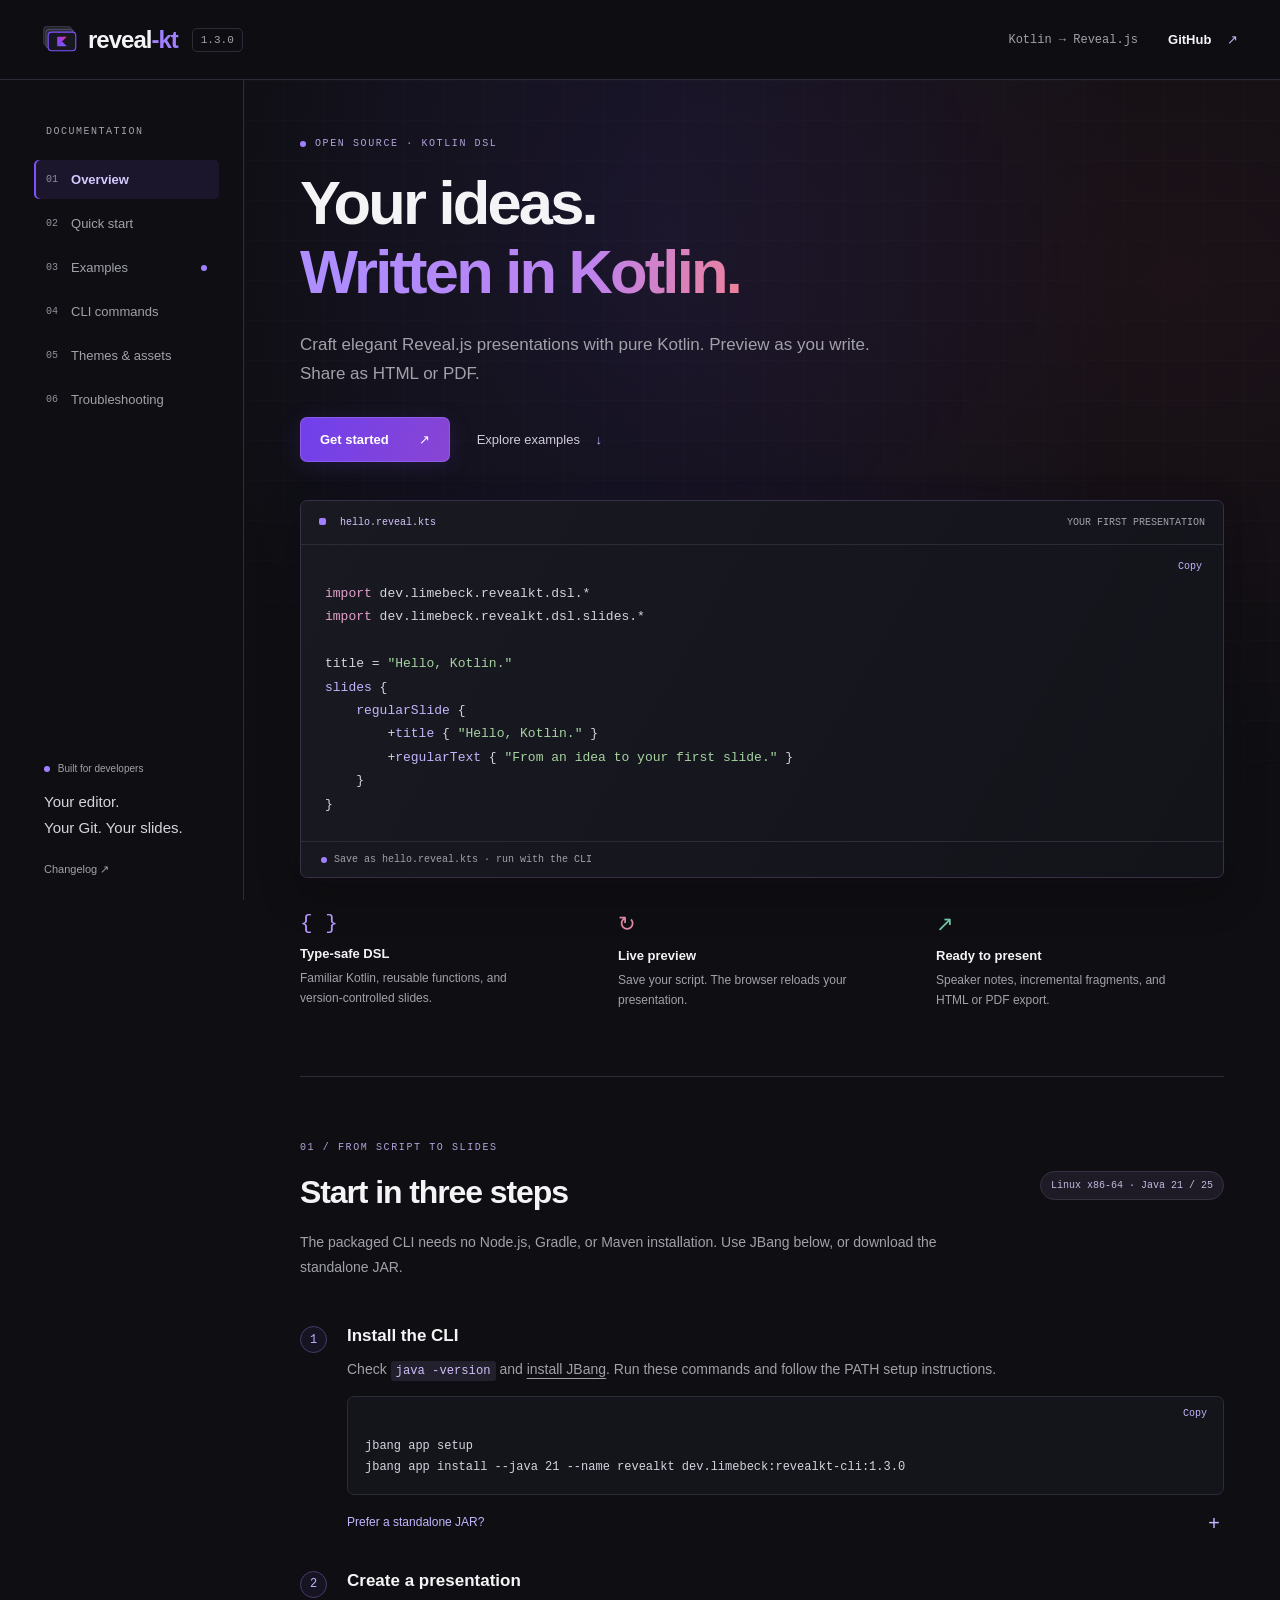
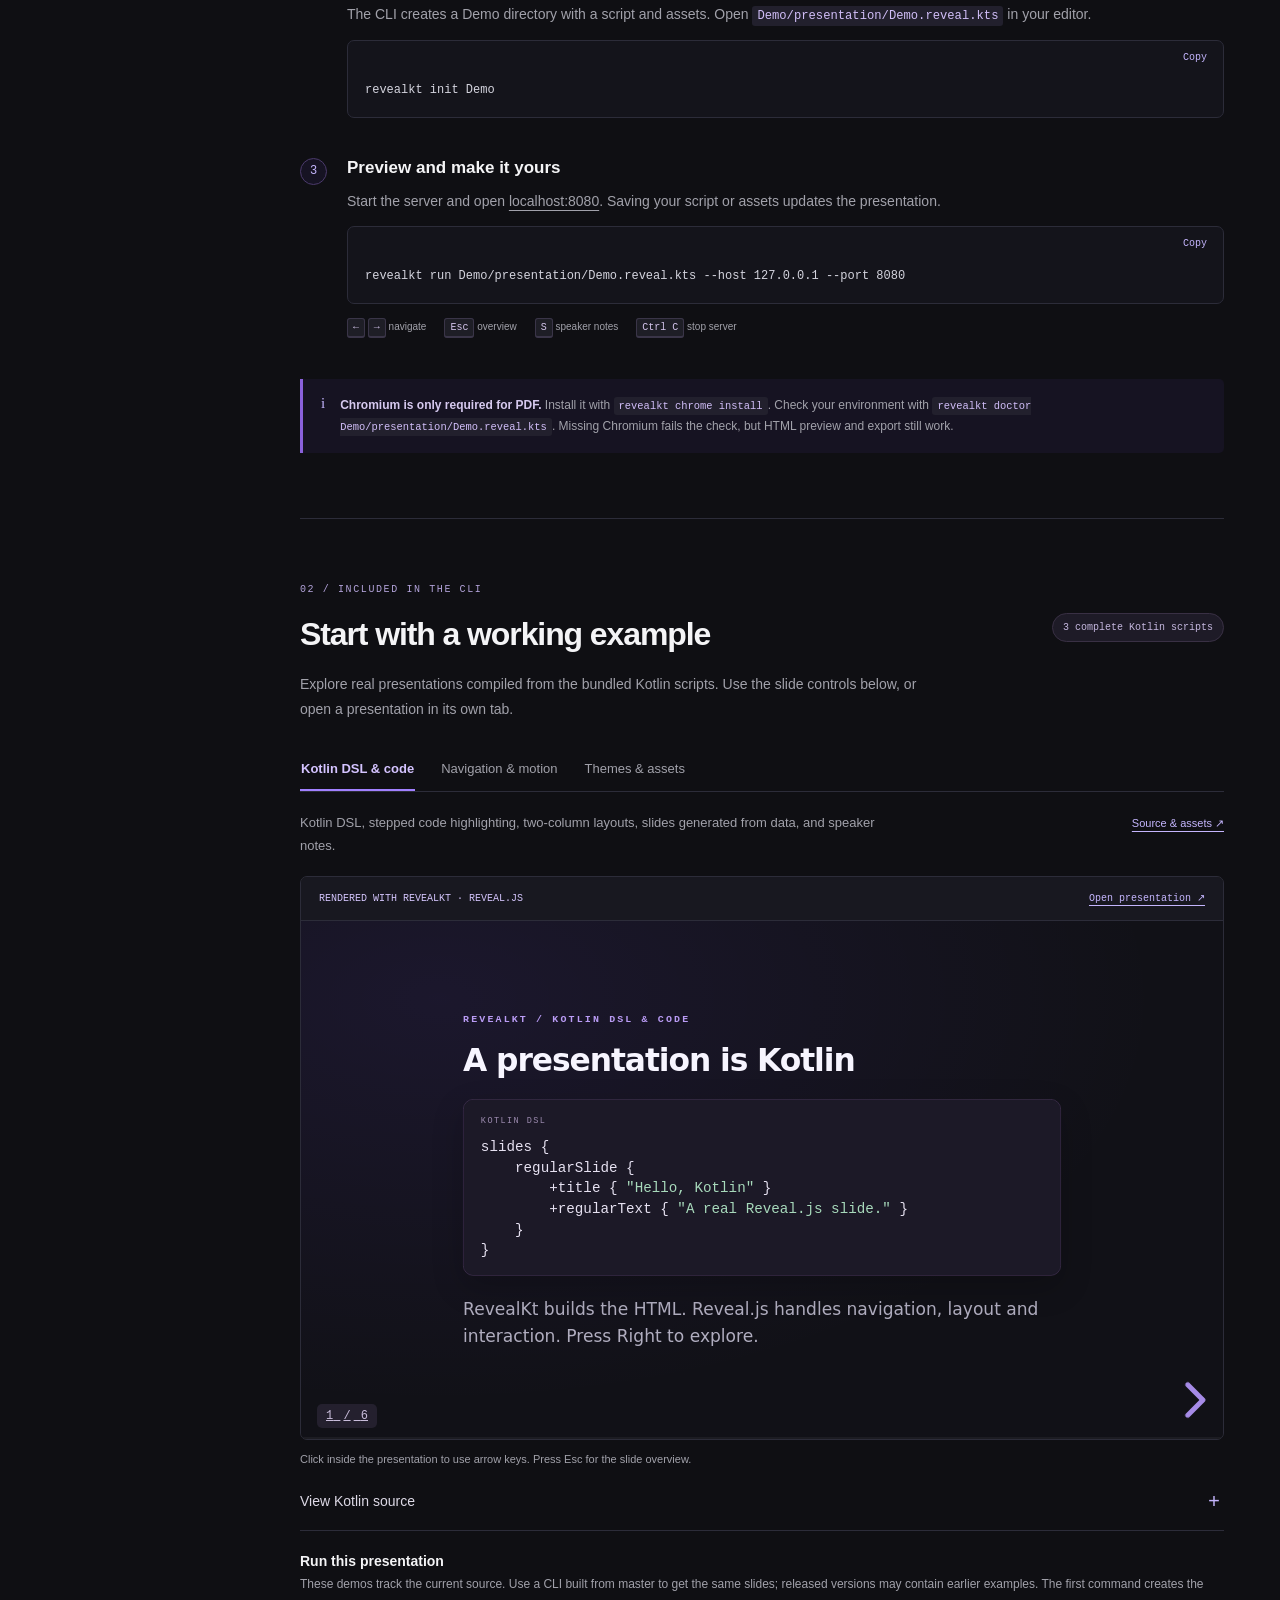
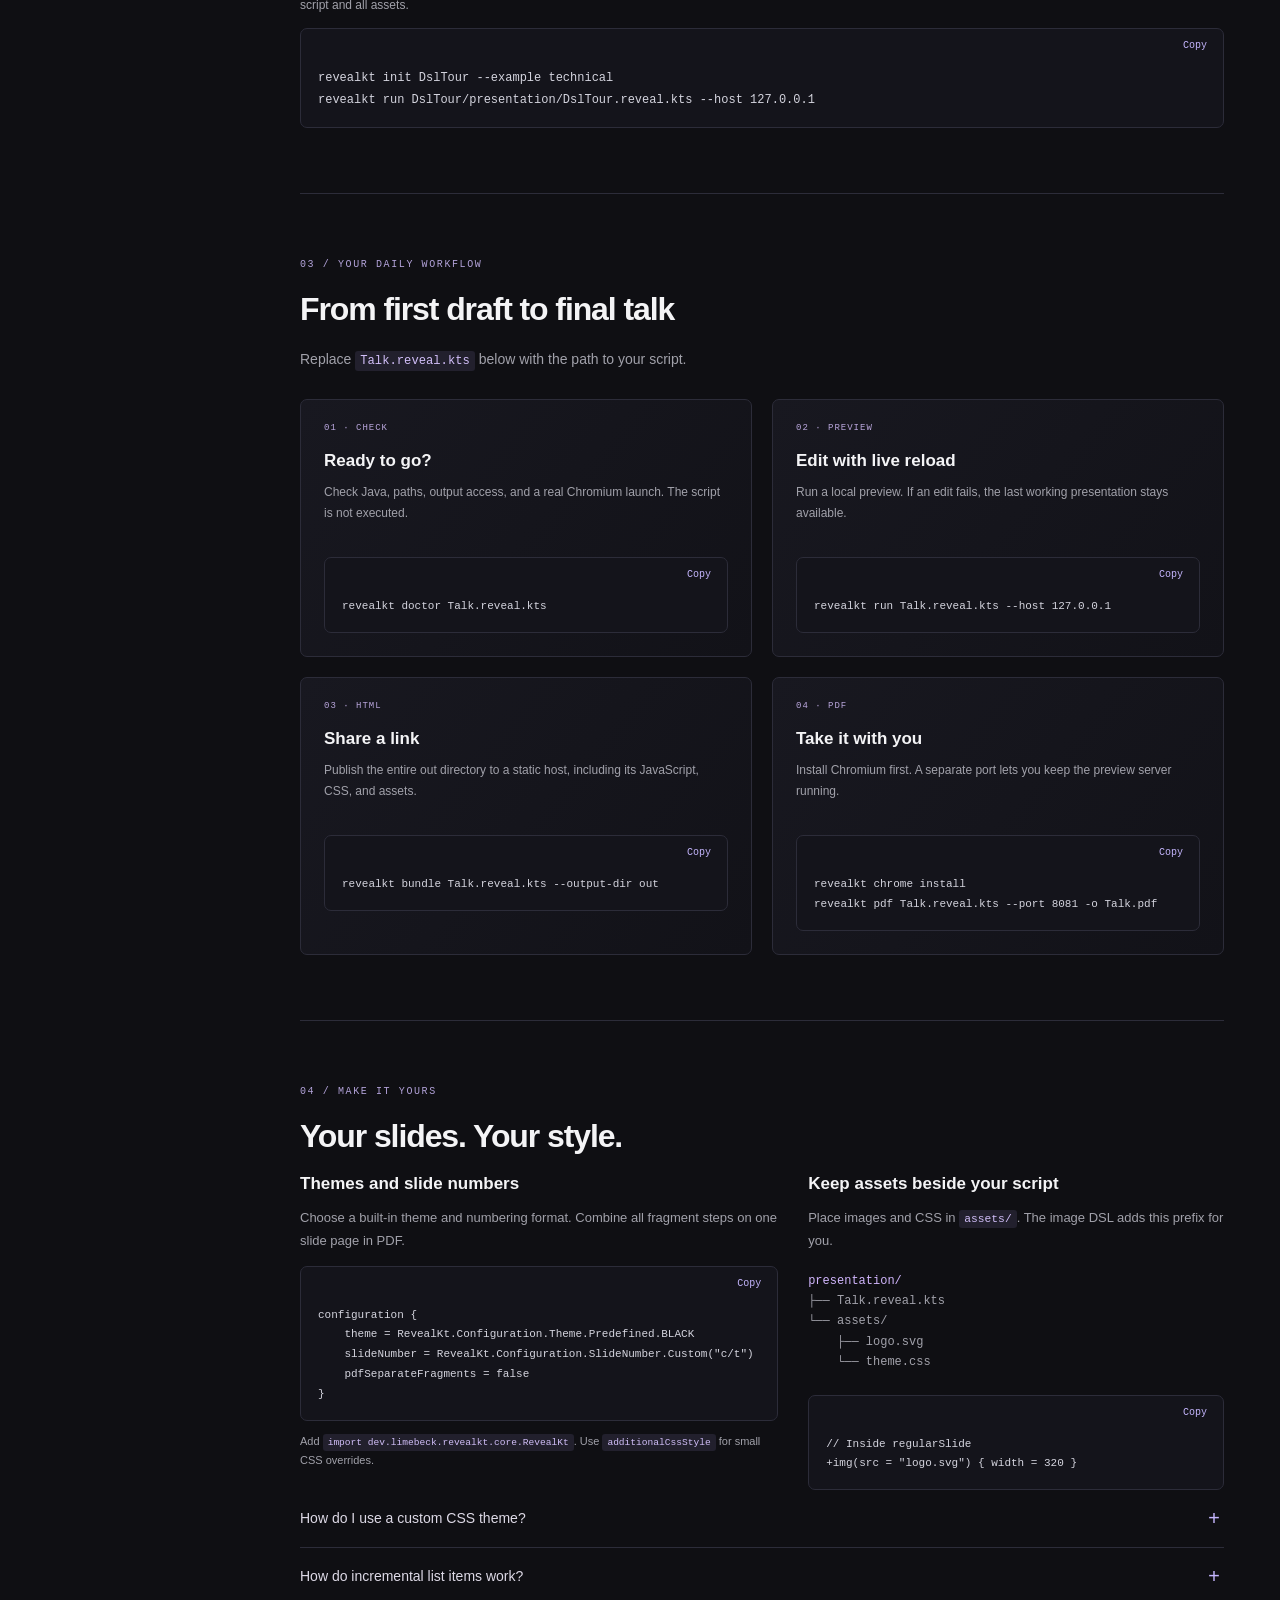
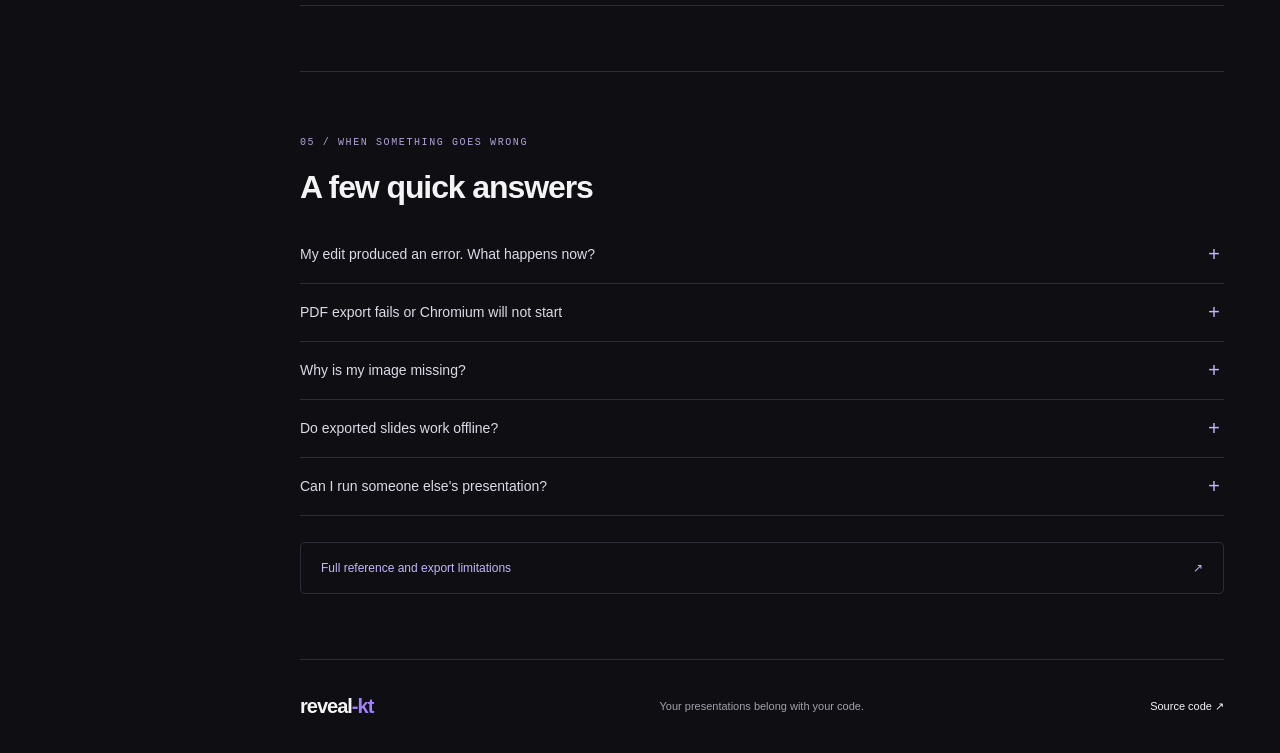
<file: index.html>
<!doctype html>
<html lang="en">
<head>
  <meta charset="utf-8">
  <meta name="viewport" content="width=device-width, initial-scale=1">
  <meta name="description" content="Craft Reveal.js presentations with pure Kotlin. Get started with RevealKt, explore runnable examples, and export your slides to HTML and PDF.">
  <meta name="theme-color" content="#0f0f13">
  <title>RevealKt — presentations in pure Kotlin</title>
  <link rel="icon" href="assets/favicon.svg" type="image/svg+xml">
  <link rel="stylesheet" href="assets/site.css">
  <script src="assets/examples.js" defer></script>
  <script src="assets/site.js" defer></script>
</head>
<body>
<!-- Yandex.Metrika counter -->
<script type="text/javascript">
    (function(m,e,t,r,i,k,a){
        m[i]=m[i]||function(){(m[i].a=m[i].a||[]).push(arguments)};
        m[i].l=1*new Date();
        for (var j = 0; j < document.scripts.length; j++) {if (document.scripts[j].src === r) { return; }}
        k=e.createElement(t),a=e.getElementsByTagName(t)[0],k.async=1,k.src=r,a.parentNode.insertBefore(k,a)
    })(window, document,'script','https://mc.yandex.ru/metrika/tag.js?id=113088337', 'ym');

    ym(113088337, 'init', {ssr:true, webvisor:true, clickmap:true, ecommerce:"dataLayer", referrer: document.referrer, url: location.href, accurateTrackBounce:true, trackLinks:true});
</script>
<noscript><div><img src="https://mc.yandex.ru/watch/113088337" style="position:absolute; left:-9999px;" alt="" /></div></noscript>
<!-- /Yandex.Metrika counter -->
<a class="skip-link" href="#main">Skip to content</a>
<header class="header">
  <a class="brand" href="#overview" aria-label="RevealKt home"><img src="assets/favicon.svg" width="36" height="36" alt="">reveal<span class="brand-kt">-kt</span><span class="version">1.3.0</span></a>
  <div class="header-right">
    <span class="header-caption">Kotlin → Reveal.js</span>
    <a href="https://github.com/LimeBeck/reveal-kt" class="github">GitHub <span aria-hidden="true">↗</span></a>
    <button id="menu-toggle" aria-expanded="false" aria-controls="sidebar" class="menu-toggle">Menu</button>
  </div>
</header>
<div class="layout">
  <aside class="sidebar" id="sidebar">
    <div class="sidebar-title">DOCUMENTATION</div>
    <nav aria-label="Documentation sections">
      <a href="#overview" class="active"><span>01</span> Overview</a>
      <a href="#quickstart"><span>02</span> Quick start</a>
      <a href="#examples"><span>03</span> Examples <span class="nav-dot"></span></a>
      <a href="#commands"><span>04</span> CLI commands</a>
      <a href="#customization"><span>05</span> Themes &amp; assets</a>
      <a href="#faq"><span>06</span> Troubleshooting</a>
    </nav>
    <div class="sidebar-bottom"><span class="status-dot"></span> Built for developers<p>Your editor.<br>Your Git. Your slides.</p><a href="https://github.com/LimeBeck/reveal-kt/blob/master/CHANGELOG.md">Changelog ↗</a></div>
  </aside>
  <main id="main">
    <section id="overview" class="hero">
      <div class="hero-heading">
        <div class="eyebrow"><span class="status-dot"></span> OPEN SOURCE · KOTLIN DSL</div>
        <h1>Your ideas.<br><span>Written in Kotlin.</span></h1>
        <p class="lead">Craft elegant Reveal.js presentations with pure Kotlin. Preview as you write. Share as HTML or PDF.</p>
        <div class="hero-actions"><a class="button primary" href="#quickstart">Get started <span>↗</span></a><a class="text-link" href="#examples">Explore examples <span>↓</span></a></div>
      </div>
      <div class="hero-code code-block">
        <div class="panel-top"><span><span class="file-dot"></span> hello.reveal.kts</span><span>YOUR FIRST PRESENTATION</span></div>
        <button class="copy" aria-label="Copy starter script">Copy</button>
        <pre tabindex="0" aria-label="Complete starter Kotlin script"><code><span class="syntax-keyword">import</span> dev.limebeck.revealkt.dsl.*
<span class="syntax-keyword">import</span> dev.limebeck.revealkt.dsl.slides.*

title = <span class="syntax-string">"Hello, Kotlin."</span>
<span class="syntax-call">slides</span> {
    <span class="syntax-call">regularSlide</span> {
        +<span class="syntax-call">title</span> { <span class="syntax-string">"Hello, Kotlin."</span> }
        +<span class="syntax-call">regularText</span> { <span class="syntax-string">"From an idea to your first slide."</span> }
    }
}</code></pre>
        <div class="editor-foot"><span class="status-dot"></span> Save as hello.reveal.kts · run with the CLI</div>
      </div>
      <div class="features">
        <div><span class="feature-icon">{ }</span><h3>Type-safe DSL</h3><p>Familiar Kotlin, reusable functions, and version-controlled slides.</p></div>
        <div><span class="feature-icon">↻</span><h3>Live preview</h3><p>Save your script. The browser reloads your presentation.</p></div>
        <div><span class="feature-icon">↗</span><h3>Ready to present</h3><p>Speaker notes, incremental fragments, and HTML or PDF export.</p></div>
      </div>
    </section>
    <section id="quickstart">
      <div class="section-heading"><div><div class="eyebrow">01 / FROM SCRIPT TO SLIDES</div><h2>Start in three steps</h2></div><span class="tag">Linux x86-64 · Java 21 / 25</span></div>
      <p class="section-intro">The packaged CLI needs no Node.js, Gradle, or Maven installation. Use JBang below, or download the standalone JAR.</p>
      <div class="steps">
        <article class="step">
          <span class="step-number">1</span>
          <div><h3>Install the CLI</h3><p>Check <code>java -version</code> and <a href="https://www.jbang.dev/download/">install JBang</a>. Run these commands and follow the PATH setup instructions.</p>
            <div class="code-block"><button class="copy" aria-label="Copy installation commands">Copy</button><pre><code>jbang app setup
jbang app install --java 21 --name revealkt dev.limebeck:revealkt-cli:1.3.0</code></pre></div>
            <details><summary>Prefer a standalone JAR?</summary><p>Download the self-contained CLI JAR from <a href="https://github.com/LimeBeck/reveal-kt/releases/tag/v1.3.0">release 1.3.0</a>, rather than the sources, javadoc, or app-jvm artifacts. Rename it to <code>revealkt.jar</code> if needed. In the commands below, replace <code>revealkt</code> with <code>java -jar /path/to/revealkt.jar</code>.</p></details>
          </div>
        </article>
        <article class="step">
          <span class="step-number">2</span>
          <div><h3>Create a presentation</h3><p>The CLI creates a Demo directory with a script and assets. Open <code>Demo/presentation/Demo.reveal.kts</code> in your editor.</p><div class="code-block"><button class="copy" aria-label="Copy project creation command">Copy</button><pre><code>revealkt init Demo</code></pre></div></div>
        </article>
        <article class="step">
          <span class="step-number">3</span>
          <div><h3>Preview and make it yours</h3><p>Start the server and open <a href="http://localhost:8080">localhost:8080</a>. Saving your script or assets updates the presentation.</p><div class="code-block"><button class="copy" aria-label="Copy preview command">Copy</button><pre><code>revealkt run Demo/presentation/Demo.reveal.kts --host 127.0.0.1 --port 8080</code></pre></div><div class="keyboard-hints"><span><kbd>←</kbd> <kbd>→</kbd> navigate</span><span><kbd>Esc</kbd> overview</span><span><kbd>S</kbd> speaker notes</span><span><kbd>Ctrl C</kbd> stop server</span></div></div>
        </article>
      </div>
      <div class="callout"><span aria-hidden="true">i</span><p><strong>Chromium is only required for PDF.</strong> Install it with <code>revealkt chrome install</code>. Check your environment with <code>revealkt doctor Demo/presentation/Demo.reveal.kts</code>. Missing Chromium fails the check, but HTML preview and export still work.</p></div>
    </section>
    <section id="examples">
      <div class="section-heading"><div><div class="eyebrow">02 / INCLUDED IN THE CLI</div><h2>Start with a working example</h2></div><span class="tag">3 complete Kotlin scripts</span></div>
      <p class="section-intro">Explore real presentations compiled from the bundled Kotlin scripts. Use the slide controls below, or open a presentation in its own tab.</p>
      <noscript><p>Run <code>revealkt init DslTour --example technical</code>, <code>revealkt init MotionLab --example lesson</code>, or <code>revealkt init ThemeStudio --example custom-theme</code>. <a href="https://github.com/LimeBeck/reveal-kt/tree/master/reveal-kt/app/src/jvmMain/resources/examples">Browse all example sources on GitHub ↗</a></p></noscript>
      <div class="example-tabs" role="tablist" aria-label="Example scripts">
        <button role="tab" id="tab-technical" aria-selected="true" aria-controls="example-panel" data-example="technical">Kotlin DSL &amp; code</button>
        <button role="tab" id="tab-lesson" aria-selected="false" aria-controls="example-panel" tabindex="-1" data-example="lesson">Navigation &amp; motion</button>
        <button role="tab" id="tab-custom-theme" aria-selected="false" aria-controls="example-panel" tabindex="-1" data-example="custom-theme">Themes &amp; assets</button>
      </div>
      <div id="example-panel" role="tabpanel" aria-labelledby="tab-technical">
        <div class="example-caption"><p id="example-description"></p><a id="example-source-link" href="https://github.com/LimeBeck/reveal-kt/tree/master/reveal-kt/app/src/jvmMain/resources/examples/technical">Source &amp; assets ↗</a></div>
        <div class="example-deck">
          <div class="panel-top"><span>RENDERED WITH REVEALKT · REVEAL.JS</span><a id="example-open" href="examples/technical/index.html" target="_blank" rel="noopener">Open presentation ↗</a></div>
          <iframe id="example-frame" src="examples/technical/index.html" title="Kotlin DSL &amp; code — RevealKt presentation" loading="lazy" allowfullscreen></iframe>
        </div>
        <p class="deck-hint">Click inside the presentation to use arrow keys. Press Esc for the slide overview.</p>
        <details class="example-code-details"><summary>View Kotlin source</summary>
        <div class="example-source">
          <div class="panel-top"><span id="source-name">DslTour.reveal.kts</span><button class="copy" id="copy-example" aria-label="Copy example script">Copy</button></div>
          <pre tabindex="0" aria-label="Complete example Kotlin script"><code id="example-code"></code></pre>
        </div>
        </details>
        <div class="example-run"><h3>Run this presentation</h3><p>These demos track the current source. Use a CLI built from master to get the same slides; released versions may contain earlier examples. The first command creates the script and all assets.</p></div>
        <div class="code-block"><button class="copy" aria-label="Copy example commands">Copy</button><pre><code id="example-command">revealkt init DslTour --example technical
revealkt run DslTour/presentation/DslTour.reveal.kts --host 127.0.0.1</code></pre></div>
      </div>
    </section>
    <section id="commands">
      <div class="eyebrow">03 / YOUR DAILY WORKFLOW</div><h2>From first draft to final talk</h2><p class="section-intro">Replace <code>Talk.reveal.kts</code> below with the path to your script.</p>
      <div class="command-grid">
        <article><span class="command-label">01 · CHECK</span><h3>Ready to go?</h3><p>Check Java, paths, output access, and a real Chromium launch. The script is not executed.</p><div class="code-block"><button class="copy" aria-label="Copy doctor command">Copy</button><pre><code>revealkt doctor Talk.reveal.kts</code></pre></div></article>
        <article><span class="command-label">02 · PREVIEW</span><h3>Edit with live reload</h3><p>Run a local preview. If an edit fails, the last working presentation stays available.</p><div class="code-block"><button class="copy" aria-label="Copy run command">Copy</button><pre><code>revealkt run Talk.reveal.kts --host 127.0.0.1</code></pre></div></article>
        <article><span class="command-label">03 · HTML</span><h3>Share a link</h3><p>Publish the entire out directory to a static host, including its JavaScript, CSS, and assets.</p><div class="code-block"><button class="copy" aria-label="Copy bundle command">Copy</button><pre><code>revealkt bundle Talk.reveal.kts --output-dir out</code></pre></div></article>
        <article><span class="command-label">04 · PDF</span><h3>Take it with you</h3><p>Install Chromium first. A separate port lets you keep the preview server running.</p><div class="code-block"><button class="copy" aria-label="Copy PDF commands">Copy</button><pre><code>revealkt chrome install
revealkt pdf Talk.reveal.kts --port 8081 -o Talk.pdf</code></pre></div></article>
      </div>
    </section>
    <section id="customization">
      <div class="eyebrow">04 / MAKE IT YOURS</div><h2>Your slides. Your style.</h2>
      <div class="reference-grid">
        <article><h3>Themes and slide numbers</h3><p>Choose a built-in theme and numbering format. Combine all fragment steps on one slide page in PDF.</p><div class="code-block"><button class="copy" aria-label="Copy configuration">Copy</button><pre><code>configuration {
    theme = RevealKt.Configuration.Theme.Predefined.BLACK
    slideNumber = RevealKt.Configuration.SlideNumber.Custom("c/t")
    pdfSeparateFragments = false
}</code></pre></div><p class="small">Add <code>import dev.limebeck.revealkt.core.RevealKt</code>. Use <code>additionalCssStyle</code> for small CSS overrides.</p></article>
        <article><h3>Keep assets beside your script</h3><p>Place images and CSS in <code>assets/</code>. The image DSL adds this prefix for you.</p><div class="file-tree"><span>presentation/</span><br>├── Talk.reveal.kts<br>└── assets/<br>&nbsp;&nbsp;&nbsp; ├── logo.svg<br>&nbsp;&nbsp;&nbsp; └── theme.css</div><div class="code-block"><button class="copy" aria-label="Copy image snippet">Copy</button><pre><code>// Inside regularSlide
+img(src = "logo.svg") { width = 320 }</code></pre></div></article>
      </div>
      <details><summary>How do I use a custom CSS theme?</summary><p>Set <code>theme = RevealKt.Configuration.Theme.Custom("assets/theme.css")</code> inside <code>configuration</code>. A custom theme replaces the built-in theme; style <code>.reveal-viewport</code>, <code>.reveal</code>, and headings. URLs inside CSS resolve relative to the CSS file. Start with a complete template: <code>revealkt init ThemeStudio --example custom-theme</code>.</p></details>
      <details><summary>How do incremental list items work?</summary><p><code>unorderedListOf</code> and <code>orderedListOf</code> reveal subsequent items as fragments by default. The first item is visible immediately. Pass <code>fragmented = false</code> for a static list. Set <code>pdfSeparateFragments = false</code> to avoid extra PDF pages for fragment steps.</p></details>
    </section>
    <section id="faq">
      <div class="eyebrow">05 / WHEN SOMETHING GOES WRONG</div><h2>A few quick answers</h2>
      <details><summary>My edit produced an error. What happens now?</summary><p>Fix the script and save again. Successful compilation updates the slides and removes the error panel. Until then, you can navigate the last working presentation. An error on the initial launch exits the command; fix the script and start it again.</p></details>
      <details><summary>PDF export fails or Chromium will not start</summary><p>Run <code>revealkt chrome install</code>, then <code>revealkt doctor Talk.reveal.kts</code>. On Ubuntu, you may need system libraries: <code>revealkt chrome install --with-deps</code>. If the port is busy, stop the preview or use <code>--port 8081</code>. Create the PDF output's parent directory beforehand.</p></details>
      <details><summary>Why is my image missing?</summary><p>Check that <code>assets/</code> is beside your script. For <code>assets/images/chart.png</code>, use <code>img(src = "images/chart.png")</code>. Paths are case-sensitive. CSS theme URLs need the full <code>assets/</code> prefix.</p></details>
      <details><summary>Do exported slides work offline?</summary><p>Built-in JavaScript and CSS ship with the CLI. External images, fonts, and MathJax may still need a network connection, so offline export is not guaranteed. HTML export is a directory, not one file. Repeating bundle does not remove old assets; use a fresh output directory for a clean export.</p></details>
      <details><summary>Can I run someone else's presentation?</summary><p>A <code>.reveal.kts</code> file is executable Kotlin with your user's permissions, including file and network access. Review scripts before running them. Preview has no authentication and listens only on localhost unless you pass <code>--host 0.0.0.0</code>. Use bundle for publishing.</p></details>
      <a class="reference-link" href="https://github.com/LimeBeck/reveal-kt/blob/master/docs/presentation-reference.md">Full reference and export limitations <span>↗</span></a>
    </section>
    <footer><a class="brand" href="#overview">reveal<span class="brand-kt">-kt</span></a><span>Your presentations belong with your code.</span><a href="https://github.com/LimeBeck/reveal-kt">Source code ↗</a></footer>
  </main>
</div>
<div id="copy-status" class="sr-only" role="status" aria-live="polite"></div>
</body>
</html>
</file>
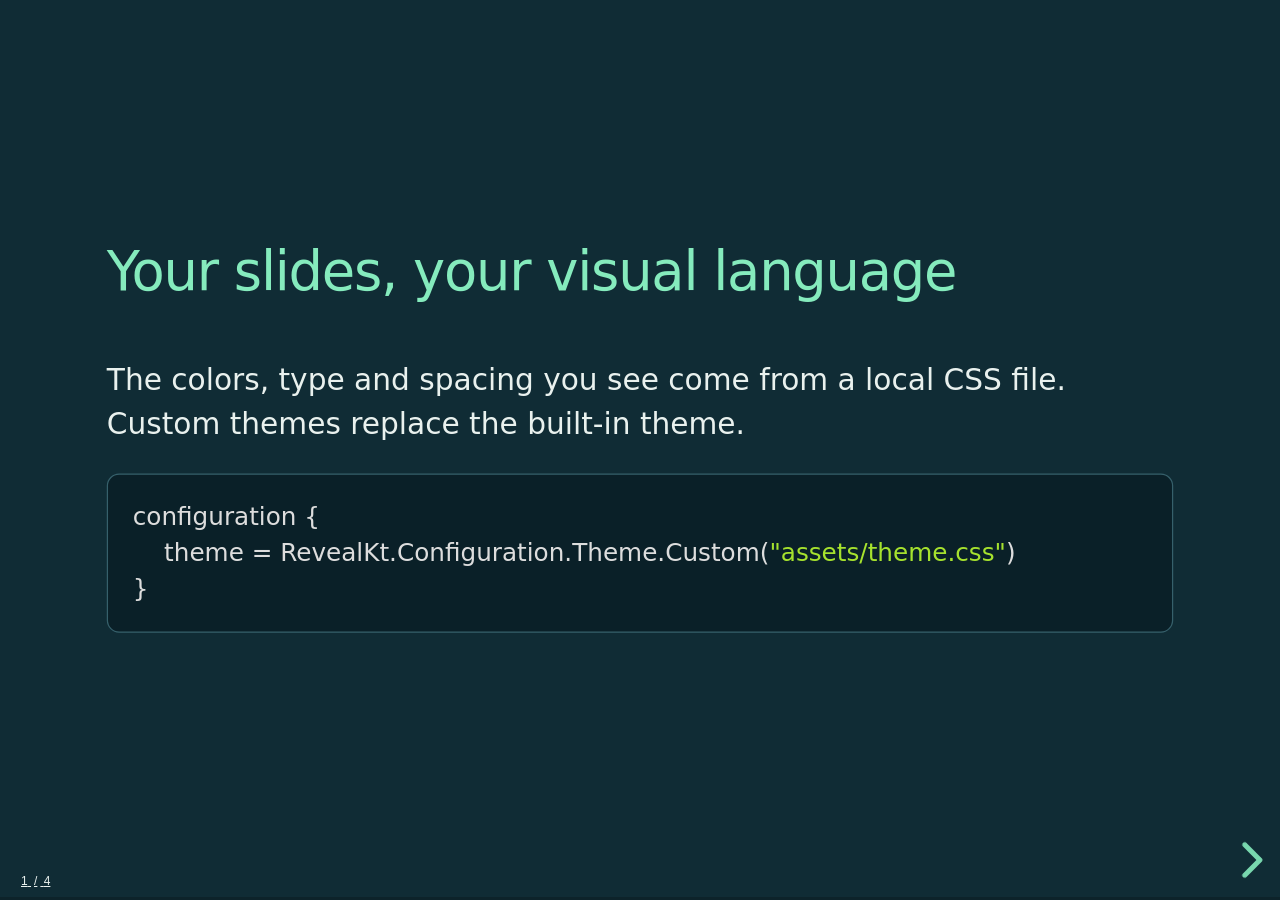
<file: examples/custom-theme/index.html>
<!DOCTYPE html><html lang="en">
  <head>
    <meta charset="utf-8"/>
    <meta name="title" content="RevealKt: themes, assets and sharing"/>
    <title>RevealKt: themes, assets and sharing</title>
  </head>
  <body>
    <div class="reveal">
      <div class="slides">
        <section data-auto-animate="">
          <h1 class="r-fit-text" data-id="5ae3852e-8134-45e8-ba90-5025df95e2a9">Your slides, your visual language</h1>
<span data-id="85cb7964-d3fa-47c4-8da3-64c35d5121d3">The colors, type and spacing you see come from a local CSS file. Custom themes replace the built-in theme.</span>
          <pre class="kotlin" data-id="70ce1b84-0f20-4109-8244-47c21e600cd7"><code data-trim="">
              <script type="text/template">configuration {
    theme = RevealKt.Configuration.Theme.Custom("assets/theme.css")
}</script>
            </code></pre>
          <aside class="notes" data-id="97be1ea8-f941-4f61-accd-80c0875ac4d6">Use additionalCssStyle for small overrides when keeping a built-in theme.</aside>
        </section>
        <section data-auto-animate="">
          <h1 class="r-fit-text" data-id="bcda2d8a-56ee-4055-8afa-75c4f6630d72">Local SVG, real assets</h1>
<img data-id="4da59ad3-f2df-494a-ae2d-9cf5ca6acacf" src="assets/pipeline.svg" width="780"/>
          <pre class="kotlin" data-id="a9f68e9a-7887-45f4-ac4e-88d9bd132f48"><code data-trim="">
              <script type="text/template">+img(src = "pipeline.svg") { width = 780; stretch = false }</script>
            </code></pre>
<span data-id="68636fd6-b0e3-426a-9425-d317021d484f">The DSL adds assets/ to image paths. The CLI copies this SVG and the CSS into the HTML bundle.</span></section>
        <section data-auto-animate="">
          <h1 class="r-fit-text" data-id="e9463156-1a5b-4fc6-a3b2-67d6594f1a90">A link your audience can take</h1>
          <div data-id="ee8e2d33-c27d-43bb-a155-2efb52252970" class="container">
            <div class="col" data-id="bf5a93b9-25b7-4b51-a627-4d0a57ca72b0"><img data-id="7010a6fa-850a-4bf7-b37d-63549af2e308" src="[data-uri]" height="220" width="220"/></div>
            <div class="col" data-id="1997eddf-4561-4ed6-8630-4c418c038f46"><span data-id="ca2db2ad-3bfc-4a19-8a27-053587be58ab">Scan this real QR code to open the documentation. RevealKt generates the image at build time.</span>
              <pre class="kotlin" data-id="920cb65d-3c29-4666-9cb7-471ad2c4171e"><code data-trim="">
                  <script type="text/template">+qrCode(url) { width = 220; stretch = false }</script>
                </code></pre>
            </div>
          </div>
        </section>
        <section data-auto-animate="">
          <h1 class="r-fit-text" data-id="e7699bd2-60c1-4c8f-bcfa-fcdc51a464f1">One script. Two ways to share.</h1>
          <pre class="bash" data-id="e63c5c26-fa96-4adf-a743-77240db256ec"><code data-trim="">
              <script type="text/template">revealkt bundle Talk.reveal.kts --output-dir out
revealkt chrome install
revealkt pdf Talk.reveal.kts -o Talk.pdf</script>
            </code></pre>
          <ul>
            <li><span data-id="0c229886-797d-46d6-aa48-250572b121f2">HTML keeps navigation, fragments and speaker notes.</span></li>
            <li><span data-id="f1351883-91d2-4f2e-8283-71357623637e">PDF captures the slides; it needs Chromium.</span></li>
            <li><span data-id="b1f838d3-0a99-4a9d-94e3-206a8c15c992">Publish the entire HTML directory, including assets.</span></li>
          </ul>
<span data-id="8c9e59f4-320d-4545-980d-d4fa44eacbb4">You are viewing a real bundle generated by the site's buildSite task.</span></section>
      </div>
    </div>
    <script>
                    const configurationJson = {"controls":true,"progress":true,"history":false,"center":true,"touch":true,"autoAnimateDuration":0.5,"view":null,"theme":["Custom",{"cssLink":"assets/theme.css"}],"additionalCssStyle":"","additionalCssStyleFromBuilder":"","controlsTutorial":true,"controlsLayout":"bottom-right","controlsBackArrows":"faded","slideNumber":["Custom",{"format":"c/t"}],"showSlideNumber":"all","hashOneBasedIndex":false,"hash":false,"respondToHashChanges":false,"jumpToSlide":false,"keyboard":true,"disableLayout":false,"overview":true,"loop":false,"rtl":false,"navigationMode":"default","shuffle":false,"fragments":true,"fragmentInURL":true,"help":true,"pause":true,"showNotes":false,"showHiddenSlides":false,"autoAnimate":true,"autoAnimateEasing":"ease","autoAnimateUnmatched":true,"autoSlide":0.0,"autoSlideStoppable":true,"defaultTiming":0,"mouseWheel":false,"previewLinks":false,"focusBodyOnPageVisibilityChange":true,"transition":"slide","transitionSpeed":"default","backgroundTransition":"slide","parallaxBackgroundImage":"","parallaxBackgroundSize":"","parallaxBackgroundRepeat":"","pdfSeparateFragments":false,"hideInactiveCursor":true}
                    </script>
    <script src="revealkt.js"></script>
  </body>
</html>
</file>
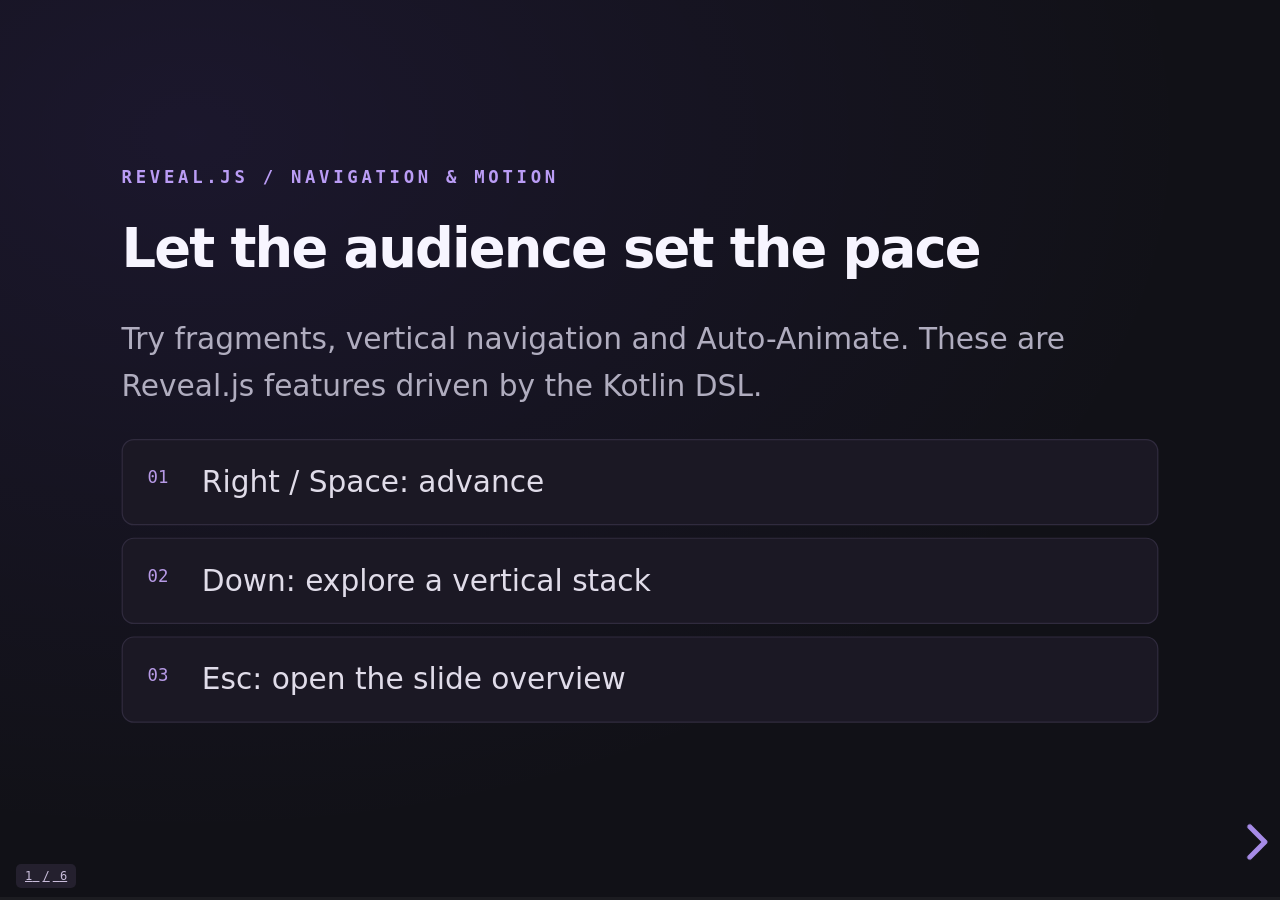
<file: examples/lesson/index.html>
<!DOCTYPE html><html lang="en">
  <head>
    <meta charset="utf-8"/>
    <meta name="title" content="RevealKt: navigation and motion"/>
    <title>RevealKt: navigation and motion</title>
  </head>
  <body>
    <div class="reveal">
      <div class="slides">
        <section data-auto-animate="">
          <h1 class="r-fit-text" data-id="b79b81c1-744a-4c3c-a0f1-e439bc411e7d">Let the audience set the pace</h1>
<span data-id="868c3f8f-e5fe-4b8f-929a-c7f33fe64871">Try fragments, vertical navigation and Auto-Animate. These are Reveal.js features driven by the Kotlin DSL.</span>
          <ul>
            <li><span data-id="09bec874-6c41-4738-91d4-5837c202fb34">Right / Space: advance</span></li>
            <li><span data-id="597f8238-3c8e-495f-bf60-fb264c3953fa">Down: explore a vertical stack</span></li>
            <li><span data-id="a063d27d-5e7a-410c-9db4-51ac15c4ad8b">Esc: open the slide overview</span></li>
          </ul>
        </section>
        <section data-auto-animate="">
          <h1 class="r-fit-text" data-id="1417039a-acef-49a7-b781-267a576a5d0d">Reveal one idea at a time</h1>
          <ol>
            <li><span data-id="7c4a96fb-25ad-47ba-8c1c-e94be8f068d4">The first item is visible immediately.</span></li>
            <li class="fragment fade-up"><span data-id="a4559003-0707-4315-86ad-ba42b6be5bed">Press Right: Reveal.js reveals this fragment.</span></li>
            <li class="fragment fade-up"><span data-id="fe88ecc4-c92b-43ef-bf8b-37f0c28ccc81">Press Right again: one more idea, on the same slide.</span></li>
          </ol>
          <pre class="kotlin" data-id="166cbbc7-bd7f-420d-b394-07096f7506bf"><code data-trim="">
              <script type="text/template">+orderedListOf(points, fragmented = true)</script>
            </code></pre>
          <aside class="notes" data-id="637ae7be-f3fd-4eab-9188-ca47a4a2b5df">Use Left to reverse a fragment. pdfSeparateFragments = false combines all steps on one PDF page.</aside>
        </section>
        <section>
          <section data-auto-animate="">
            <h1 class="r-fit-text" data-id="7748a061-6690-436e-8ac9-7640c2eb93e1">Go deeper, not further</h1>
<span data-id="8afb621e-2c86-4f57-a065-d33251e2cc9f">This slide begins a vertical stack. Press Down for a detail slide, or Right to skip to the next topic.</span>
            <pre class="kotlin" data-id="f67302cc-c85f-41d9-9548-4a916a765a00"><code data-trim="">
                <script type="text/template">verticalSlide {
    regularSlide { /* overview */ }
    regularSlide { /* details */ }
}</script>
              </code></pre>
          </section>
          <section data-auto-animate="">
            <h1 class="r-fit-text" data-id="b2d4a859-8278-4e00-a911-7efbb347692f">You are inside the stack</h1>
<span data-id="736b7354-3296-41ee-93b5-c4cd3b221cc7">Press Up to return. Press Esc to see the two-dimensional slide map, then Esc again to resume.</span>
            <pre class="kotlin" data-id="364c7e46-f9aa-4de1-8353-8be16181ca10"><code data-trim="">
                <script type="text/template">configuration { overview = true }</script>
              </code></pre>
            <aside class="notes" data-id="04db4437-2d0a-4bd1-af98-208981a9d76e">Vertical slides let a presenter keep optional details underneath a main topic.</aside>
          </section>
        </section>
        <section data-auto-animate="">
          <h1 class="r-fit-text" data-id="f92a27a5-5288-463c-a103-0fbb67cb59df">One element, two layouts</h1>
<span data-id="84558548-f996-4e1e-9a87-8b788ceded59">Follow this element →</span>
          <pre class="kotlin" data-id="4e97fc3c-d58d-48b5-86dc-9479306a847e"><code data-trim="">
              <script type="text/template">val movingLabel = UuidGenerator.generateId()
// Reuse the ID on adjacent slides:
+regularText(id = movingLabel) { "Follow this element →" }</script>
            </code></pre>
<span data-id="367222cc-d064-4f78-b947-78b06c1a902a">Press Right. The next slide reuses the element ID; Reveal.js animates its position and size.</span></section>
        <section data-auto-animate="">
          <h1 class="r-fit-text" data-id="bf8bf58b-3b2e-439a-955c-3e7ab86ffe2d">Auto-Animate connects the dots</h1>
          <pre class="kotlin" data-id="6e4b584e-8692-4cdb-a4e9-67b8d78f9a05"><code data-trim="">
              <script type="text/template">// Same element ID, new position and CSS.</script>
            </code></pre>
<span data-id="84558548-f996-4e1e-9a87-8b788ceded59">Follow this element →</span><span data-id="2c165da0-ac20-4f0b-b335-f58f9bb1ba13">Press Left to reverse the transition. Regular slides enable autoanimate by default; set autoanimate = false to opt out.</span></section>
      </div>
    </div>
    <script>
                    const configurationJson = {"controls":true,"progress":true,"history":false,"center":true,"touch":true,"autoAnimateDuration":0.5,"view":null,"theme":["Custom",{"cssLink":"assets/lesson.css"}],"additionalCssStyle":"","additionalCssStyleFromBuilder":"","controlsTutorial":true,"controlsLayout":"bottom-right","controlsBackArrows":"faded","slideNumber":["Custom",{"format":"c/t"}],"showSlideNumber":"all","hashOneBasedIndex":false,"hash":false,"respondToHashChanges":false,"jumpToSlide":false,"keyboard":true,"disableLayout":false,"overview":true,"loop":false,"rtl":false,"navigationMode":"default","shuffle":false,"fragments":true,"fragmentInURL":true,"help":true,"pause":true,"showNotes":false,"showHiddenSlides":false,"autoAnimate":true,"autoAnimateEasing":"ease","autoAnimateUnmatched":true,"autoSlide":0.0,"autoSlideStoppable":true,"defaultTiming":0,"mouseWheel":false,"previewLinks":false,"focusBodyOnPageVisibilityChange":true,"transition":"slide","transitionSpeed":"default","backgroundTransition":"slide","parallaxBackgroundImage":"","parallaxBackgroundSize":"","parallaxBackgroundRepeat":"","pdfSeparateFragments":false,"hideInactiveCursor":true}
                    </script>
    <script src="revealkt.js"></script>
  </body>
</html>
</file>
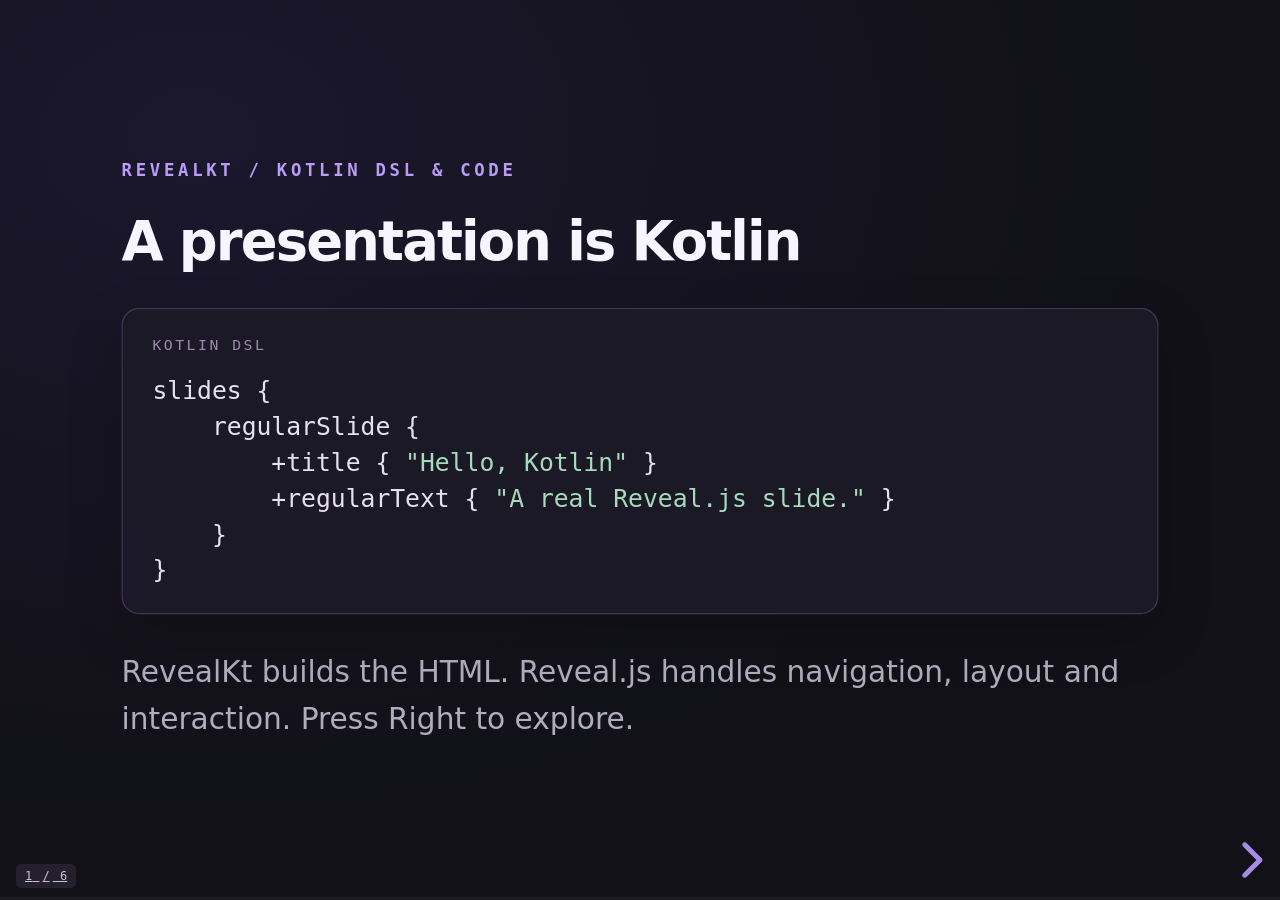
<file: examples/technical/index.html>
<!DOCTYPE html><html lang="en">
  <head>
    <meta charset="utf-8"/>
    <meta name="title" content="RevealKt: Kotlin DSL and code"/>
    <title>RevealKt: Kotlin DSL and code</title>
  </head>
  <body>
    <div class="reveal">
      <div class="slides">
        <section data-auto-animate="">
          <h1 class="r-fit-text" data-id="d3455980-0d72-46f4-8bfb-72e27d252e0f">A presentation is Kotlin</h1>
          <pre class="kotlin" data-id="601474f9-a42b-453e-892e-0c5df03474df"><code data-trim="">
              <script type="text/template">slides {
    regularSlide {
        +title { "Hello, Kotlin" }
        +regularText { "A real Reveal.js slide." }
    }
}</script>
            </code></pre>
<span data-id="3777cf78-2fdb-4ea1-9425-1e9e63d7b852">RevealKt builds the HTML. Reveal.js handles navigation, layout and interaction. Press Right to explore.</span></section>
        <section data-auto-animate="">
          <h1 class="r-fit-text" data-id="ecc3023e-1214-48f9-9c2f-0122a5c1c650">Walk through the code</h1>
          <pre class="kotlin" data-id="8b744082-1f27-4318-8f44-f2c1f64b1db5"><code data-trim="" data-line-numbers="1|2|3">
              <script type="text/template">val name: String? = null
val length = name?.length ?: 0
println(length)</script>
            </code></pre>
<span data-id="557a641f-8726-467a-abb9-8e4688f2b3ab">Press Right twice: the highlighted line advances before the next slide. DSL: code(lang = &quot;kotlin&quot;, lines = &quot;1|2|3&quot;).</span></section>
        <section data-auto-animate="">
          <h1 class="r-fit-text" data-id="c272d910-38d8-4eff-aad5-6a571e1eb611">Compose a two-column layout</h1>
          <div data-id="9a6236f2-a3b3-4440-828c-a912862aa817" class="container">
            <div class="col" data-id="e9dc060f-d501-4d8b-b990-f76879ee18cf">
              <h2 class="" data-id="14c34cfe-b076-4f9f-ac96-ede43caeefc4">The DSL</h2>
              <pre class="kotlin" data-id="9e77714b-40e6-409b-ac37-d0baa6d6aa88"><code data-trim="">
                  <script type="text/template">+row {
    column {
        +regularText { "Left" }
    }
    column {
        +regularText { "Right" }
    }
}</script>
                </code></pre>
            </div>
            <div class="col" data-id="339d80ef-d62d-4716-9087-1c7f6a220281">
              <h2 class="" data-id="3f2f34a0-72bb-4a25-b690-aa1a165338c2">The result</h2>
<span data-id="b78f677e-c82e-4662-9263-9e4237deb161">These are actual row and column elements. Put text, code or images side by side.</span></div>
          </div>
        </section>
        <section data-auto-animate="">
          <h1 class="r-fit-text" data-id="d05668e3-e0be-4603-8bab-a62015e592fb">1. Functions</h1>
<span data-id="6695ed5c-5a72-4dcc-b24f-4f2bdef4024b">Extract repeated content into reusable Kotlin functions.</span>
          <pre class="kotlin" data-id="21b4460f-547e-473b-a0f2-b1241dab06ae"><code data-trim="">
              <script type="text/template">topics.forEach { topic ->
    regularSlide {
        +title { topic.heading }
        +regularText { topic.explanation }
    }
}</script>
            </code></pre>
<span data-id="e5686f17-5de7-4089-8609-742f1aafabf3">This slide and its neighbor come from the same loop in the source. Open View Kotlin source on the documentation page.</span></section>
        <section data-auto-animate="">
          <h1 class="r-fit-text" data-id="53e03879-cf5b-486a-afc6-72f401c168c3">2. Data</h1>
<span data-id="7b61ed9d-768a-4f5c-a816-06516d24e666">Generate slides from lists, models or calculated values.</span>
          <pre class="kotlin" data-id="2fa8cd91-1f17-4edd-94ad-e14b118eab0b"><code data-trim="">
              <script type="text/template">topics.forEach { topic ->
    regularSlide {
        +title { topic.heading }
        +regularText { topic.explanation }
    }
}</script>
            </code></pre>
<span data-id="f854b174-f62f-46ac-9371-82058f894abf">This slide and its neighbor come from the same loop in the source. Open View Kotlin source on the documentation page.</span></section>
        <section data-auto-animate="">
          <h1 class="r-fit-text" data-id="214a61b8-259a-4d1a-93c8-788212bdaee6">Notes for the presenter</h1>
          <pre class="kotlin" data-id="6fa30c52-8605-40f4-b37f-6f074ba53373"><code data-trim="">
              <script type="text/template">+note { "Pause here and ask the audience a question." }</script>
            </code></pre>
<span data-id="2e5e1243-dd37-4c61-abcf-22dea0fe062f">Open this presentation in its own tab, then press S for speaker view. Allow the popup to see the note and presentation timer.</span>
          <aside class="notes" data-id="9b3b55d8-6caa-47c0-a87e-27e7df0d671d">You found the speaker note! Ask: which parts of your next presentation could be generated from Kotlin data?</aside>
        </section>
      </div>
    </div>
    <script>
                    const configurationJson = {"controls":true,"progress":true,"history":false,"center":true,"touch":true,"autoAnimateDuration":0.5,"view":null,"theme":["Custom",{"cssLink":"assets/technical.css"}],"additionalCssStyle":"","additionalCssStyleFromBuilder":"","controlsTutorial":true,"controlsLayout":"bottom-right","controlsBackArrows":"faded","slideNumber":["Custom",{"format":"c/t"}],"showSlideNumber":"all","hashOneBasedIndex":false,"hash":false,"respondToHashChanges":false,"jumpToSlide":false,"keyboard":true,"disableLayout":false,"overview":true,"loop":false,"rtl":false,"navigationMode":"default","shuffle":false,"fragments":true,"fragmentInURL":true,"help":true,"pause":true,"showNotes":false,"showHiddenSlides":false,"autoAnimate":true,"autoAnimateEasing":"ease","autoAnimateUnmatched":true,"autoSlide":0.0,"autoSlideStoppable":true,"defaultTiming":0,"mouseWheel":false,"previewLinks":false,"focusBodyOnPageVisibilityChange":true,"transition":"slide","transitionSpeed":"default","backgroundTransition":"slide","parallaxBackgroundImage":"","parallaxBackgroundSize":"","parallaxBackgroundRepeat":"","pdfSeparateFragments":false,"hideInactiveCursor":true}
                    </script>
    <script src="revealkt.js"></script>
  </body>
</html>
</file>
<file: assets/site.css>
:root {
  color-scheme: dark;
  --paper: #0f0f13;
  --surface: #181820;
  --ink: #f4f4f6;
  --muted: #a1a1aa;
  --line: #2c2c39;
  --purple: #7f52ff;
  --accent: #c4b5fd;
  --mono: ui-monospace, SFMono-Regular, Consolas, "Liberation Mono", monospace;
  font-family: Inter, -apple-system, BlinkMacSystemFont, "Segoe UI", sans-serif;
  color: var(--ink);
  background: var(--paper);
  font-synthesis: none;
  scroll-behavior: smooth;
  scroll-padding-top: 110px;
}
* { box-sizing: border-box; }
body { margin: 0; }
a { color: inherit; text-underline-offset: 4px; }
button { font: inherit; cursor: pointer; }
button, a, summary { -webkit-tap-highlight-color: transparent; }
button:focus-visible, a:focus-visible, summary:focus-visible, [tabindex]:focus-visible {
  outline: 3px solid var(--accent);
  outline-offset: 4px;
}
::selection { background: #7f52ff66; color: white; }
.header {
  height: 80px;
  border-bottom: 1px solid var(--line);
  display: flex;
  align-items: center;
  justify-content: space-between;
  padding: 0 42px;
  position: sticky;
  top: 0;
  z-index: 10;
  background: #0f0f13f5;
  backdrop-filter: blur(16px);
}
.brand { display: flex; align-items: center; text-decoration: none; font-size: 24px; font-weight: 750; letter-spacing: -1px; }
.brand > img { margin-right: 10px; }
.brand-kt { color: #a180ff; }
.version { font: 11px var(--mono); letter-spacing: 0; border: 1px solid var(--line); padding: 5px 8px; border-radius: 5px; margin-left: 14px; color: var(--muted); }
.header-right { display: flex; align-items: center; gap: 30px; }
.header-caption { font: 12px var(--mono); color: var(--muted); }
.github { text-decoration: none; font-size: 13px; font-weight: 600; }
.github span { margin-left: 12px; color: var(--accent); }
.layout { max-width: 1600px; margin: auto; display: grid; grid-template-columns: 244px minmax(0, 1fr); }
.sidebar { position: sticky; top: 80px; height: calc(100vh - 80px); padding: 46px 24px 24px 34px; border-right: 1px solid var(--line); display: flex; flex-direction: column; }
.sidebar-title { font: 10px var(--mono); letter-spacing: 1.5px; color: var(--muted); margin: 0 0 23px 12px; }
.sidebar nav { display: grid; gap: 5px; }
.sidebar nav a { display: flex; align-items: center; gap: 13px; font-size: 13px; text-decoration: none; padding: 12px; border-radius: 5px; color: var(--muted); }
.sidebar nav a > span:first-child { font: 10px var(--mono); color: #91919f; }
.sidebar nav a:hover { background: #1b1b25; color: white; }
.sidebar nav a.active { background: #7f52ff1c; color: #d6c9ff; font-weight: 650; box-shadow: inset 2px 0 var(--purple); }
.nav-dot, .status-dot { display: inline-block; flex-shrink: 0; width: 6px; height: 6px; border-radius: 50%; background: #a180ff; }
.nav-dot { margin-left: auto; }
.sidebar-bottom { margin-top: auto; font-size: 10px; color: var(--muted); padding: 45px 10px 0; }
.sidebar-bottom .status-dot { margin-right: 5px; }
.sidebar-bottom p { font-size: 15px; line-height: 1.7; color: #d4d4dc; margin: 15px 0 23px; }
.sidebar-bottom a { font-size: 11px; text-decoration: none; }
main { padding: 0 56px; min-width: 0; max-width: 1270px; }
section { padding: 65px 0; border-bottom: 1px solid var(--line); scroll-margin-top: 10px; }
.hero { padding-top: 58px; position: relative; isolation: isolate; }
.hero::before {
  content: "";
  position: absolute;
  inset: 0 -56px;
  z-index: -1;
  pointer-events: none;
  background: radial-gradient(ellipse at 40% 15%, #7f52ff1c, transparent 55%),
    radial-gradient(ellipse at 90% 20%, #e2446210, transparent 45%),
    linear-gradient(#ffffff03 1px, transparent 1px),
    linear-gradient(90deg, #ffffff03 1px, transparent 1px);
  background-size: auto, auto, 40px 40px, 40px 40px;
  mask-image: linear-gradient(black 65%, transparent);
}
.eyebrow { font: 10px var(--mono); letter-spacing: 1.6px; color: #b2a2d9; display: flex; align-items: center; gap: 9px; margin-bottom: 20px; }
h1 { font-size: clamp(40px, 4.8vw, 68px); line-height: 1.12; letter-spacing: -2.8px; margin: 0 0 23px; font-weight: 750; }
h1 > span { color: #b497ff; background: linear-gradient(100deg, #ae8dff 10%, #bc82ee 65%, #ed819b); background-clip: text; -webkit-background-clip: text; -webkit-text-fill-color: transparent; }
h2 { font-size: 32px; font-weight: 650; letter-spacing: -1.1px; margin: 0 0 19px; line-height: 1.2; }
h3 { font-size: 17px; margin: 0 0 11px; font-weight: 600; }
p { line-height: 1.75; font-size: 14px; color: var(--muted); }
.lead { max-width: 580px; font-size: 17px; line-height: 1.75; margin: 0; }
.hero-actions { display: flex; align-items: center; gap: 27px; margin: 28px 0 38px; }
.button { display: inline-flex; gap: 30px; align-items: center; padding: 14px 19px; border-radius: 7px; font-size: 13px; font-weight: 600; text-decoration: none; }
.primary { background: linear-gradient(115deg, #7040ec, #8945d3); color: white; border: 1px solid #a680ff66; box-shadow: 0 4px 24px #7f52ff24; }
.primary:hover { background: #8250ee; }
.text-link { font-size: 13px; text-decoration: none; color: #d2cbdc; }
.text-link span { margin-left: 12px; color: var(--accent); }
.panel-top { min-height: 44px; display: flex; align-items: center; justify-content: space-between; border-bottom: 1px solid var(--line); padding: 0 18px; font: 10px var(--mono); color: var(--muted); gap: 12px; }
.panel-top > span:first-child { color: #d4c5fc; }
.file-dot { display: inline-block; width: 7px; height: 7px; background: #a180ff; border-radius: 2px; margin-right: 8px; }
pre { font: 12px/1.95 var(--mono); overflow: auto; margin: 0; tab-size: 4; }
pre code { font: inherit; padding: 0; background: none; border: 0; color: inherit; overflow-wrap: normal; }
.syntax-call { color: #c4b5fd; }
.syntax-string { color: #a6d3a1; }
.syntax-keyword { color: #e3a1c9; }
.syntax-comment { color: #9494a8; }
.editor-foot { border-top: 1px solid var(--line); padding: 12px 20px; font: 10px var(--mono); color: var(--muted); display: flex; align-items: center; gap: 7px; }
.features { display: grid; grid-template-columns: repeat(3, 1fr); gap: 30px; margin-top: 34px; }
.features h3 { font-size: 13px; margin: 11px 0 7px; }
.features p { font-size: 12px; line-height: 1.7; margin: 0; max-width: 240px; }
.feature-icon { font: 21px var(--mono); color: #b89aff; }
.features > div:nth-child(2) .feature-icon { color: #e589a3; }
.features > div:nth-child(3) .feature-icon { color: #73caaa; }
.section-heading { display: flex; justify-content: space-between; align-items: center; gap: 15px; }
.tag { font: 10px var(--mono); color: #c5b8df; white-space: nowrap; border: 1px solid #393044; background: #1e1b27; border-radius: 20px; padding: 8px 10px; }
.section-intro { max-width: 640px; margin: 0 0 27px; }
code { font-family: var(--mono); font-size: .87em; background: #22202d; padding: 3px 5px; border-radius: 3px; overflow-wrap: anywhere; color: #d1bef8; }
.step { display: grid; grid-template-columns: 30px minmax(0, 1fr); gap: 17px; padding: 20px 0; }
.step-number { border: 1px solid #4b3a6c; background: #7f52ff12; width: 27px; height: 27px; border-radius: 50%; display: grid; place-items: center; font: 12px var(--mono); color: var(--accent); }
.step p { margin: 0 0 13px; }
.code-block { position: relative; border: 1px solid var(--line); background: #14141b; border-radius: 7px; margin-top: 12px; }
.code-block pre { padding: 39px 17px 15px; line-height: 1.8; font-size: 12px; color: #d4d4de; }
.copy { border: 0; background: transparent; color: #c4b5fd; font: 10px var(--mono); padding: 6px 9px; border-radius: 4px; white-space: nowrap; }
.copy:hover { background: #7f52ff26; }
.code-block > .copy { position: absolute; right: 7px; top: 5px; }
.hero-code { background: linear-gradient(120deg, #191922, #13131a); border-color: #393047; box-shadow: 0 16px 40px #0004, 0 0 40px #7f52ff08; overflow: hidden; }
.hero-code > .copy { top: 54px; right: 12px; }
.hero-code pre { font-size: 13px; padding: 37px 24px 25px; }
.keyboard-hints { display: flex; flex-wrap: wrap; gap: 18px; margin-top: 17px; font-size: 10px; color: var(--muted); }
kbd { font: 10px var(--mono); border: 1px solid #3a3548; border-bottom-width: 2px; border-radius: 3px; background: #1e1e26; padding: 3px 5px; color: #d4c5ec; }
.callout { display: flex; gap: 15px; background: #7f52ff10; border-left: 3px solid #8a61db; border-radius: 0 5px 5px 0; padding: 16px 18px; margin-top: 26px; }
.callout > span { font: 15px Georgia; color: var(--accent); }
.callout p { font-size: 12px; margin: 0; }
.callout strong { font-weight: 600; color: #d6c9ef; }
details { border-bottom: 1px solid var(--line); padding: 18px 0; }
summary { list-style: none; cursor: pointer; font-size: 14px; font-weight: 500; padding-right: 30px; position: relative; line-height: 1.5; color: #ddd9e6; }
summary::-webkit-details-marker { display: none; }
summary::after { content: '+'; position: absolute; right: 4px; color: var(--accent); font: 20px var(--mono); top: 0; }
details[open] > summary::after { content: '−'; }
details p { font-size: 13px; margin: 15px 0 0; }
.step details { border: 0; padding-bottom: 0; }
.step summary { font-size: 12px; color: var(--accent); }
.example-tabs { display: flex; border-bottom: 1px solid var(--line); gap: 25px; margin-bottom: 20px; }
.example-tabs button { background: none; border: 0; border-bottom: 2px solid transparent; color: var(--muted); padding: 13px 1px; font-size: 13px; }
.example-tabs button[aria-selected=true] { color: #d4c3ff; border-color: #a180ff; font-weight: 600; }
.example-source { min-width: 0; background: #14141b; border: 1px solid var(--line); border-radius: 7px; overflow: hidden; }
.example-source pre { max-height: 470px; padding: 20px; font-size: 12px; }
.example-caption { display: flex; align-items: baseline; justify-content: space-between; gap: 20px; margin-bottom: 18px; }
.example-caption p { font-size: 13px; margin: 0; max-width: 580px; }
.example-caption a { font-size: 11px; line-height: 1.7; color: var(--accent); white-space: nowrap; }
.example-run { margin-top: 22px; }
.example-run h3 { font-size: 14px; margin-bottom: 5px; }
.example-run p { font-size: 12px; margin: 0; }
.command-grid { display: grid; grid-template-columns: 1fr 1fr; gap: 20px; }
.command-grid article { padding: 23px; border: 1px solid var(--line); background: linear-gradient(130deg, #181820, #121218); border-radius: 7px; min-width: 0; }
.command-label { font: 9px var(--mono); letter-spacing: 1px; color: #b9a6dc; display: block; margin-bottom: 18px; }
.command-grid p { font-size: 12px; margin: 0; min-height: 63px; }
.command-grid .code-block pre { font-size: 11px; }
.reference-grid { display: grid; grid-template-columns: 1.15fr 1fr; gap: 30px; }
.reference-grid article { min-width: 0; }
.reference-grid p { font-size: 13px; }
.reference-grid .code-block pre { font-size: 11px; }
.reference-grid .small { font-size: 11px; }
.file-tree { font: 12px/1.7 var(--mono); color: var(--muted); padding: 5px 0 10px; }
.file-tree span { color: #d0b5fc; }
.reference-link { display: flex; justify-content: space-between; align-items: center; border: 1px solid var(--line); padding: 18px 20px; border-radius: 5px; font-size: 12px; text-decoration: none; margin-top: 26px; color: var(--accent); }
.reference-link:hover { background: #1e1b27; }
footer { display: flex; align-items: center; gap: 20px; justify-content: space-between; padding: 35px 0; }
footer .brand { font-size: 20px; }
footer > span { font-size: 11px; color: var(--muted); }
footer > a:last-child { font-size: 11px; text-decoration: none; }
.menu-toggle { display: none; }
.sr-only, .skip-link:not(:focus) { position: absolute; width: 1px; height: 1px; padding: 0; margin: -1px; overflow: hidden; clip: rect(0, 0, 0, 0); white-space: nowrap; border: 0; }
.skip-link:focus { position: fixed; top: 10px; left: 10px; padding: 15px; background: var(--surface); z-index: 100; }
@media (min-width: 1450px) {
  main { padding: 0 76px; }
  .hero::before { left: -76px; right: -76px; }
}
@media (max-width: 1100px) {
  .layout { grid-template-columns: 206px minmax(0, 1fr); }
  .sidebar { padding-left: 18px; padding-right: 14px; }
  main { padding: 0 32px; }
  .hero::before { left: -32px; right: -32px; }
  .header { padding: 0 28px; }
  h1 { font-size: 50px; }
  .section-heading { align-items: flex-start; flex-direction: column; gap: 0; margin-bottom: 15px; }
  .command-grid { gap: 12px; }
  .command-grid article { padding: 18px; }
  .reference-grid { grid-template-columns: 1fr; }
  .features { gap: 16px; }
  .hero-actions { gap: 20px; }
}
@media (max-width: 760px) {
  :root { scroll-padding-top: 82px; }
  .header { height: 65px; padding: 0 20px; }
  .brand { font-size: 22px; }
  .brand > img { width: 30px; height: 30px; }
  .version { font-size: 9px; margin-left: 9px; }
  .header-caption { display: none; }
  .header-right { gap: 18px; }
  .github { font-size: 11px; }
  .github span { margin-left: 3px; }
  .menu-toggle { display: block; border: 1px solid var(--line); border-radius: 4px; padding: 7px 9px; font-size: 11px; background: var(--surface); color: var(--ink); }
  .layout { display: block; }
  .sidebar { display: none; position: fixed; left: 0; right: 0; top: 65px; height: auto; max-height: calc(100dvh - 65px); overflow: auto; background: var(--paper); z-index: 9; padding: 25px; border-bottom: 1px solid var(--line); box-shadow: 0 20px 30px #0006; }
  .sidebar.open { display: block; }
  .sidebar-bottom { display: none; }
  .sidebar-title { margin-bottom: 12px; }
  main { padding: 0 22px; }
  .hero::before { left: -22px; right: -22px; }
  .hero { padding-top: 40px; }
  section { padding: 44px 0; }
  h1 { font-size: 43px; letter-spacing: -2px; }
  h2 { font-size: 28px; }
  .eyebrow { font-size: 9px; letter-spacing: 1.2px; }
  .lead { font-size: 15px; }
  .hero-actions { gap: 20px; flex-wrap: wrap; margin-bottom: 28px; }
  .button { font-size: 12px; padding: 13px 16px; gap: 18px; }
  .text-link { font-size: 12px; }
  .hero-code .panel-top > span:last-child { display: none; }
  .hero-code pre { font-size: 11px; padding: 40px 18px 22px; }
  .editor-foot { font-size: 9px; line-height: 1.6; padding: 12px 16px; }
  .features { gap: 20px; margin-top: 27px; }
  .features h3 { font-size: 12px; line-height: 1.5; }
  .features p { font-size: 11px; }
  .section-intro { font-size: 13px; }
  .step { gap: 12px; grid-template-columns: 25px minmax(0, 1fr); }
  .step-number { width: 24px; height: 24px; }
  .step p { font-size: 12px; }
  .example-tabs { gap: 17px; overflow: auto; }
  .example-tabs button { font-size: 11px; white-space: nowrap; }
  .example-caption { display: block; }
  .example-caption > a { display: inline-block; margin-top: 10px; }
  .example-source pre { font-size: 11px; }
  .command-grid { grid-template-columns: 1fr; }
  .command-grid p { min-height: 0; }
  .reference-grid { gap: 18px; }
  footer { flex-wrap: wrap; gap: 17px; }
  footer > span { order: 3; width: 100%; }
  .keyboard-hints { gap: 13px; }
  .header .brand { letter-spacing: -.7px; }
  .callout { padding: 14px 12px; }
}
@media (prefers-reduced-motion: reduce) {
  :root { scroll-behavior: auto; }
}
@media print {
  :root { color-scheme: light; --paper: white; --ink: black; --muted: #444; --line: #ccc; }
  .header, .sidebar, .hero-actions, .copy, .skip-link { display: none !important; }
  .layout { display: block; }
  main { max-width: none; padding: 0; }
  section { padding: 25px 0; }
  .hero::before { display: none; }
  h1 > span { background: none; -webkit-text-fill-color: black; }
  .hero-code, .code-block, .example-source, .command-grid article, .callout { background: white; box-shadow: none; }
  pre, code, .code-block pre, summary, .panel-top > span:first-child { color: black; }
  .example-source pre { max-height: none; white-space: pre-wrap; }
  .syntax-call, .syntax-keyword { color: #54348a; }
  .syntax-string { color: #28602e; }
  details:not([open]) > p { display: block; }
}

/* Real, build-generated Reveal.js documents, isolated from the documentation CSS. */
.example-deck { border: 1px solid var(--line); border-radius: 7px; overflow: hidden; background: #191919; }
.example-deck .panel-top { background: var(--surface); flex-wrap: wrap; padding: 12px 18px; }
.example-deck a { color: var(--accent); white-space: nowrap; }
.example-deck iframe { display: block; border: 0; width: 100%; aspect-ratio: 16 / 9; min-height: 230px; }
.deck-hint { font-size: 11px; margin: 10px 0; }
.example-code-details { padding-top: 12px; }
.example-code-details .example-source { margin-top: 16px; }
@media print { .example-deck, .deck-hint { display: none; } }
</file>
